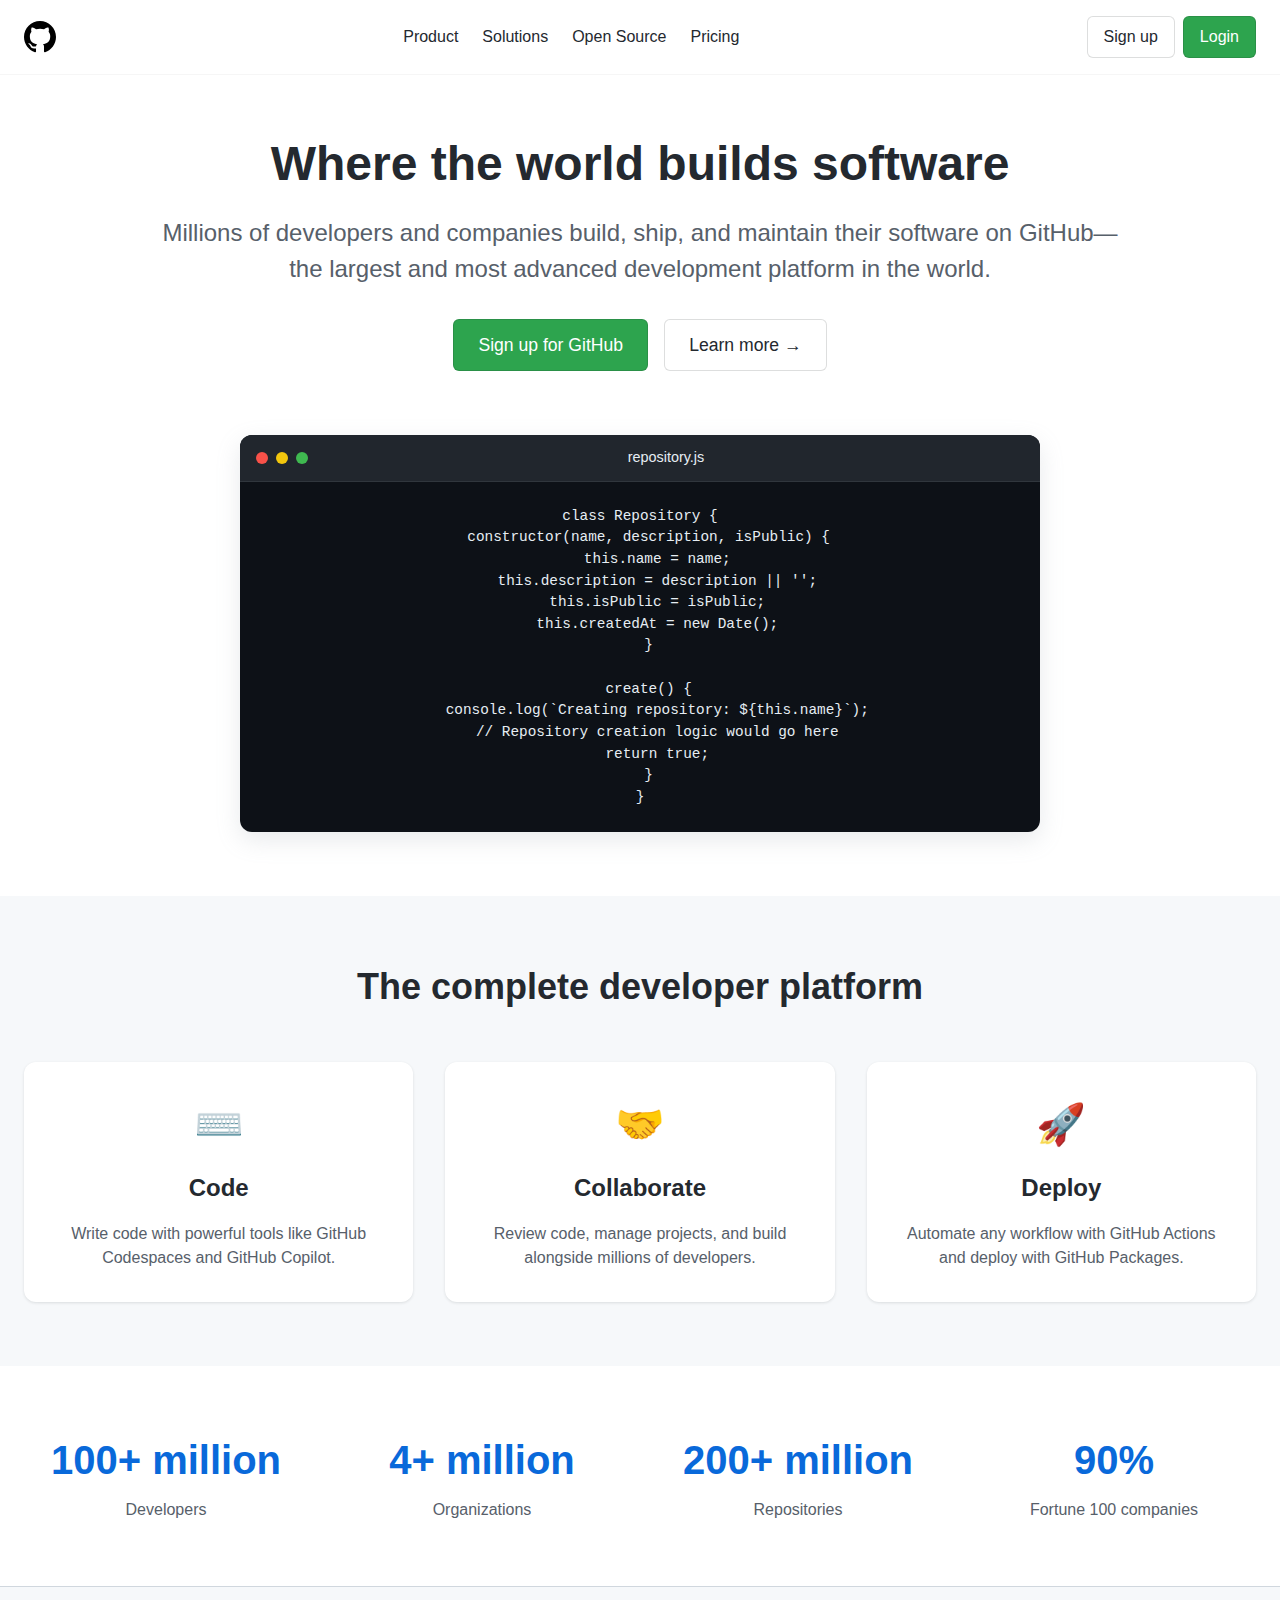
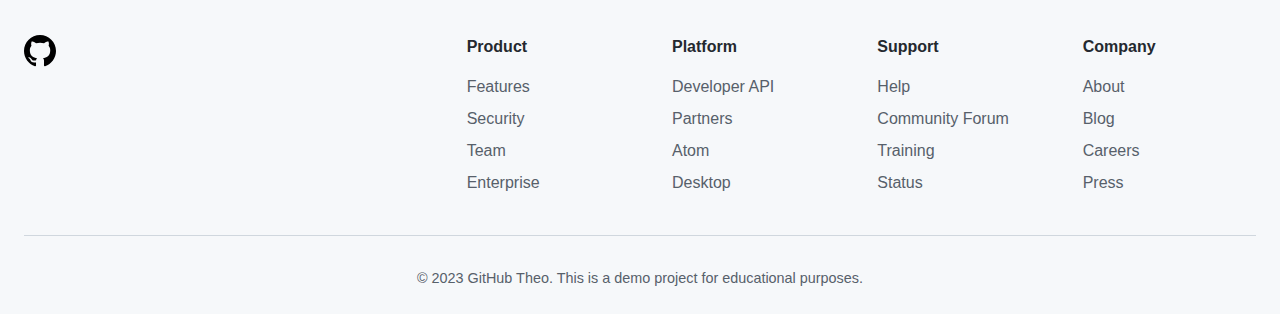
<file: index.html>
<!DOCTYPE html>
<html lang="en">
<head>
    <meta charset="UTF-8">
    <meta name="viewport" content="width=device-width, initial-scale=1.0">
    <title>GitHub Theo - Where developers shape the future</title>
    <link rel="stylesheet" href="styles.css">
</head>
<body>
    <header class="header">
        <div class="container">
            <div class="header-content">
                <div class="logo">
                    <svg height="32" aria-hidden="true" viewBox="0 0 16 16" version="1.1" width="32" data-view-component="true">
                        <path d="M8 0C3.58 0 0 3.58 0 8C0 11.54 2.29 14.53 5.47 15.59C5.87 15.66 6.02 15.42 6.02 15.21C6.02 15.02 6.01 14.39 6.01 13.72C4 14.09 3.48 13.23 3.32 12.78C3.23 12.55 2.84 11.84 2.5 11.65C2.22 11.5 1.82 11.13 2.49 11.12C3.12 11.11 3.57 11.7 3.72 11.94C4.44 13.15 5.59 12.81 6.05 12.6C6.12 12.08 6.33 11.73 6.56 11.53C4.78 11.33 2.92 10.64 2.92 7.58C2.92 6.71 3.23 5.99 3.74 5.43C3.66 5.23 3.38 4.41 3.82 3.31C3.82 3.31 4.49 3.1 6.02 4.13C6.66 3.95 7.34 3.86 8.02 3.86C8.7 3.86 9.38 3.95 10.02 4.13C11.55 3.09 12.22 3.31 12.22 3.31C12.66 4.41 12.38 5.23 12.3 5.43C12.81 5.99 13.12 6.7 13.12 7.58C13.12 10.65 11.25 11.33 9.47 11.53C9.76 11.78 10.01 12.26 10.01 13.01C10.01 14.08 10 14.94 10 15.21C10 15.42 10.15 15.67 10.55 15.59C13.71 14.53 16 11.53 16 8C16 3.58 12.42 0 8 0Z"></path>
                    </svg>
                </div>
                <nav class="nav">
                    <div class="nav-desktop">
                        <a href="#">Product</a>
                        <a href="#">Solutions</a>
                        <a href="#">Open Source</a>
                        <a href="#">Pricing</a>
                    </div>
                    <div class="nav-mobile">
                        <button class="menu-btn">☰</button>
                    </div>
                </nav>
                <div class="header-actions">
                    <a href="signup.html" class="btn btn-secondary">Sign up</a>
                    <a href="login.html" class="btn btn-primary">Login</a>
                </div>
            </div>
        </div>
    </header>

    <main>
        <section class="hero">
            <div class="container">
                <div class="hero-content">
                    <h1>Where the world builds software</h1>
                    <p>Millions of developers and companies build, ship, and maintain their software on GitHub—the largest and most advanced development platform in the world.</p>
                    <div class="hero-actions">
                        <a href="signup.html" class="btn btn-primary">Sign up for GitHub</a>
                        <a href="#" class="btn btn-secondary">Learn more →</a>
                    </div>
                </div>
                <div class="hero-visual">
                    <div class="code-window">
                        <div class="window-header">
                            <div class="window-buttons">
                                <span class="red"></span>
                                <span class="yellow"></span>
                                <span class="green"></span>
                            </div>
                            <div class="window-title">repository.js</div>
                        </div>
                        <div class="window-content">
                            <pre><code>class Repository {
  constructor(name, description, isPublic) {
    this.name = name;
    this.description = description || '';
    this.isPublic = isPublic;
    this.createdAt = new Date();
  }
  
  create() {
    console.log(`Creating repository: ${this.name}`);
    // Repository creation logic would go here
    return true;
  }
}</code></pre>
                        </div>
                    </div>
                </div>
            </div>
        </section>

        <section class="features">
            <div class="container">
                <h2>The complete developer platform</h2>
                <div class="features-grid">
                    <div class="feature-card">
                        <div class="feature-icon">⌨️</div>
                        <h3>Code</h3>
                        <p>Write code with powerful tools like GitHub Codespaces and GitHub Copilot.</p>
                    </div>
                    <div class="feature-card">
                        <div class="feature-icon">🤝</div>
                        <h3>Collaborate</h3>
                        <p>Review code, manage projects, and build alongside millions of developers.</p>
                    </div>
                    <div class="feature-card">
                        <div class="feature-icon">🚀</div>
                        <h3>Deploy</h3>
                        <p>Automate any workflow with GitHub Actions and deploy with GitHub Packages.</p>
                    </div>
                </div>
            </div>
        </section>

        <section class="stats">
            <div class="container">
                <div class="stats-grid">
                    <div class="stat">
                        <h4>100+ million</h4>
                        <p>Developers</p>
                    </div>
                    <div class="stat">
                        <h4>4+ million</h4>
                        <p>Organizations</p>
                    </div>
                    <div class="stat">
                        <h4>200+ million</h4>
                        <p>Repositories</p>
                    </div>
                    <div class="stat">
                        <h4>90%</h4>
                        <p>Fortune 100 companies</p>
                    </div>
                </div>
            </div>
        </section>
    </main>

    <footer class="footer">
        <div class="container">
            <div class="footer-content">
                <div class="footer-logo">
                    <svg height="32" aria-hidden="true" viewBox="0 0 16 16" version="1.1" width="32" data-view-component="true">
                        <path d="M8 0C3.58 0 0 3.58 0 8C0 11.54 2.29 14.53 5.47 15.59C5.87 15.66 6.02 15.42 6.02 15.21C6.02 15.02 6.01 14.39 6.01 13.72C4 14.09 3.48 13.23 3.32 12.78C3.23 12.55 2.84 11.84 2.5 11.65C2.22 11.5 1.82 11.13 2.49 11.12C3.12 11.11 3.57 11.7 3.72 11.94C4.44 13.15 5.59 12.81 6.05 12.6C6.12 12.08 6.33 11.73 6.56 11.53C4.78 11.33 2.92 10.64 2.92 7.58C2.92 6.71 3.23 5.99 3.74 5.43C3.66 5.23 3.38 4.41 3.82 3.31C3.82 3.31 4.49 3.1 6.02 4.13C6.66 3.95 7.34 3.86 8.02 3.86C8.7 3.86 9.38 3.95 10.02 4.13C11.55 3.09 12.22 3.31 12.22 3.31C12.66 4.41 12.38 5.23 12.3 5.43C12.81 5.99 13.12 6.7 13.12 7.58C13.12 10.65 11.25 11.33 9.47 11.53C9.76 11.78 10.01 12.26 10.01 13.01C10.01 14.08 10 14.94 10 15.21C10 15.42 10.15 15.67 10.55 15.59C13.71 14.53 16 11.53 16 8C16 3.58 12.42 0 8 0Z"></path>
                    </svg>
                </div>
                <div class="footer-links">
                    <div class="footer-column">
                        <h5>Product</h5>
                        <a href="#">Features</a>
                        <a href="#">Security</a>
                        <a href="#">Team</a>
                        <a href="#">Enterprise</a>
                    </div>
                    <div class="footer-column">
                        <h5>Platform</h5>
                        <a href="#">Developer API</a>
                        <a href="#">Partners</a>
                        <a href="#">Atom</a>
                        <a href="#">Desktop</a>
                    </div>
                    <div class="footer-column">
                        <h5>Support</h5>
                        <a href="#">Help</a>
                        <a href="#">Community Forum</a>
                        <a href="#">Training</a>
                        <a href="#">Status</a>
                    </div>
                    <div class="footer-column">
                        <h5>Company</h5>
                        <a href="#">About</a>
                        <a href="#">Blog</a>
                        <a href="#">Careers</a>
                        <a href="#">Press</a>
                    </div>
                </div>
            </div>
            <div class="footer-bottom">
                <p>&copy; 2023 GitHub Theo. This is a demo project for educational purposes.</p>
            </div>
        </div>
    </footer>

    <script src="script.js"></script>
</body>
</html>
</file>
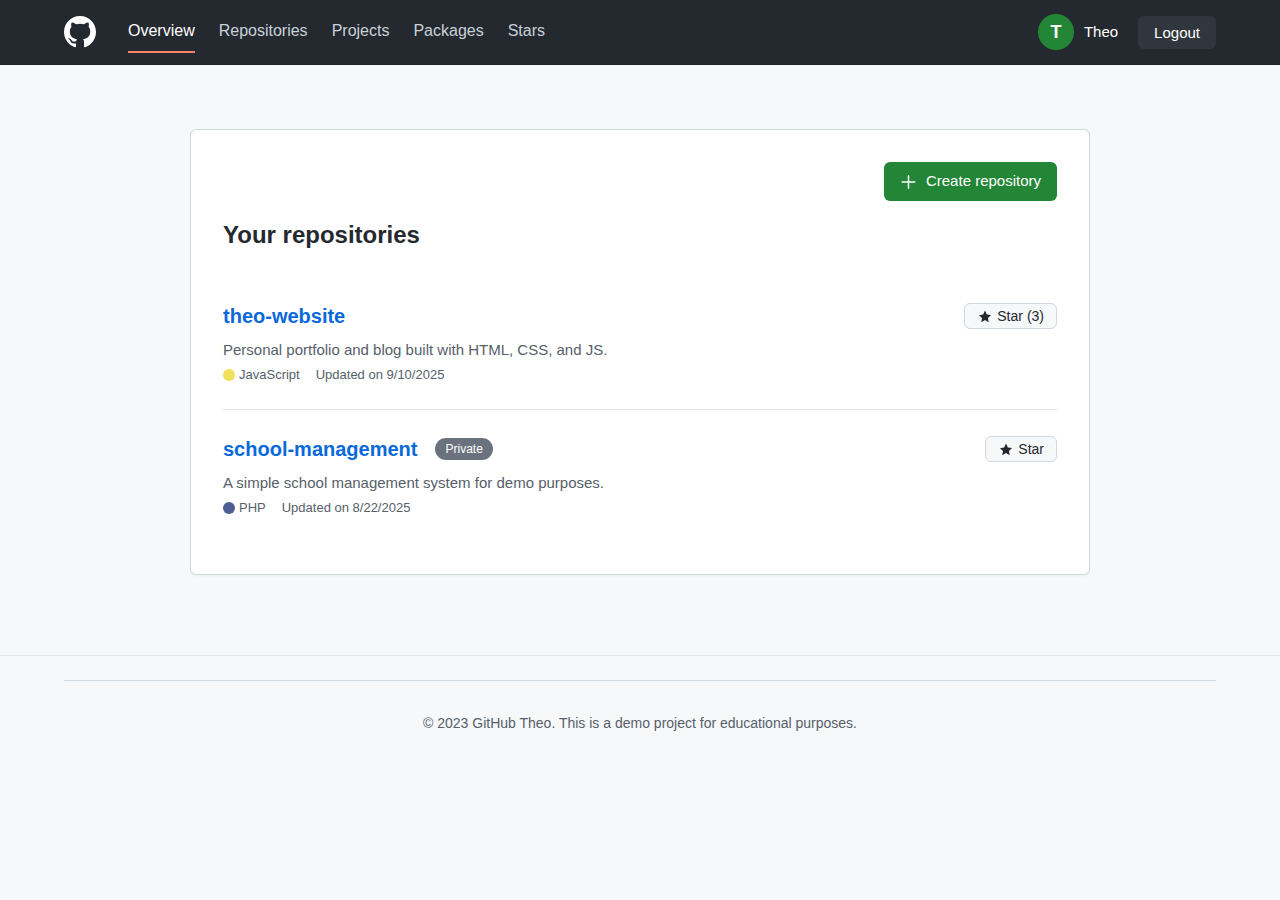
<file: dashboard.html>
<!DOCTYPE html>
<html lang="en">
<head>
    <meta charset="UTF-8">
    <meta name="viewport" content="width=device-width, initial-scale=1.0">
    <title>Dashboard - GitHub Theo</title>
    <link rel="stylesheet" href="styles.css">
    <style>
        body {
            margin: 0;
            font-family: 'Segoe UI', Arial, sans-serif;
            background: #f6f8fa;
        }
        .dashboard-header {
            background: #24292f;
            color: #fff;
            padding: 0;
            border-bottom: 1px solid #23272c;
        }
        .dashboard-header .container {
            max-width: 1200px;
            margin: 0 auto;
            padding: 0 24px;
        }
        .dashboard-header-content {
            display: flex;
            align-items: center;
            height: 64px;
        }
        .logo {
            margin-right: 32px;
        }
        .dashboard-nav {
            display: flex;
            gap: 24px;
            flex: 1;
        }
        .dashboard-nav a {
            color: #c9d1d9;
            text-decoration: none;
            font-size: 16px;
            padding: 8px 0;
            border-bottom: 2px solid transparent;
            transition: border-color 0.2s;
        }
        .dashboard-nav a:hover,
        .dashboard-nav a.active {
            color: #fff;
            border-bottom: 2px solid #f78166;
        }
        .dashboard-user {
            display: flex;
            align-items: center;
            gap: 10px;
        }
        .dashboard-user-avatar {
            width: 36px;
            height: 36px;
            border-radius: 50%;
            background: #238636;
            color: #fff;
            display: flex;
            align-items: center;
            justify-content: center;
            font-size: 18px;
            font-weight: bold;
        }
        #userName {
            font-weight: 500;
            font-size: 15px;
        }
        .btn {
            background: #238636;
            color: #fff;
            border: none;
            padding: 8px 16px;
            border-radius: 6px;
            font-size: 15px;
            cursor: pointer;
            font-weight: 500;
            transition: background 0.2s;
        }
        .btn-primary {
            background: #238636;
        }
        .btn-primary:hover {
            background: #2ea043;
        }
        .btn-secondary {
            background: #30363d;
        }
        .btn-secondary:hover {
            background: #484f58;
        }
        .dashboard-main .container {
            max-width: 900px;
            margin: 32px auto 0 auto;
            background: #fff;
            border: 1px solid #d0d7de;
            border-radius: 6px;
            padding: 32px;
            box-shadow: 0 1px 3px rgba(27,31,35,0.04);
        }
        .create-repo-btn {
            display: flex;
            justify-content: flex-end;
            margin-bottom: 16px;
        }
        .repo-list {
            list-style: none;
            padding: 0;
            margin: 0;
        }
        .repo-item {
            display: flex;
            flex-direction: column;
            border-bottom: 1px solid #e1e4e8;
            padding: 24px 0;
        }
        .repo-item:last-child {
            border-bottom: none;
        }
        .repo-header {
            display: flex;
            align-items: center;
            gap: 10px;
        }
        .repo-title {
            font-size: 20px;
            font-weight: 600;
            color: #0969da;
            text-decoration: none;
        }
        .repo-title:hover {
            text-decoration: underline;
        }
        .repo-private {
            background: #6a737d;
            color: #fff;
            font-size: 12px;
            border-radius: 2em;
            padding: 2px 10px;
            margin-left: 8px;
        }
        .repo-desc {
            color: #57606a;
            margin: 8px 0 4px 0;
            font-size: 15px;
        }
        .repo-meta {
            display: flex;
            align-items: center;
            gap: 16px;
            font-size: 13px;
            color: #57606a;
        }
        .repo-meta .repo-lang {
            display: flex;
            align-items: center;
            gap: 4px;
        }
        .repo-lang-color {
            width: 12px;
            height: 12px;
            border-radius: 50%;
            display: inline-block;
            background: #f1e05a;
        }
        .star-btn {
            background: #f6f8fa;
            border: 1px solid #d0d7de;
            color: #24292f;
            border-radius: 6px;
            padding: 4px 12px;
            font-size: 14px;
            cursor: pointer;
            margin-left: auto;
            transition: background 0.2s;
            display: flex;
            align-items: center;
            gap: 4px;
        }
        .star-btn:hover {
            background: #eaecef;
        }
        .footer {
            background: #f6f8fa;
            color: #57606a;
            padding: 24px 0 0 0;
            margin-top: 48px;
            border-top: 1px solid #e1e4e8;
        }
        .footer .container {
            max-width: 1200px;
            margin: 0 auto;
            padding: 0 24px;
        }
        .footer-bottom {
            text-align: center;
            font-size: 14px;
            padding-bottom: 16px;
        }
        @media (max-width: 1000px) {
            .dashboard-main .container {
                padding: 16px;
            }
        }
        @media (max-width: 700px) {
            .dashboard-header-content {
                flex-direction: column;
                height: auto;
                gap: 12px;
                align-items: flex-start;
                padding: 12px 0;
            }
            .dashboard-main .container {
                padding: 8px;
            }
            .repo-header {
                flex-direction: column;
                align-items: flex-start;
                gap: 4px;
            }
            .star-btn {
                margin-left: 0;
                margin-top: 8px;
            }
        }
    </style>
</head>
<body>
    <header class="dashboard-header">
        <div class="container">
            <div class="dashboard-header-content">
                <div class="logo">
                    <svg height="32" aria-hidden="true" viewBox="0 0 16 16" version="1.1" width="32" data-view-component="true" fill="white">
                        <path d="M8 0C3.58 0 0 3.58 0 8C0 11.54 2.29 14.53 5.47 15.59C5.87 15.66 6.02 15.42 6.02 15.21C6.02 15.02 6.01 14.39 6.01 13.72C4 14.09 3.48 13.23 3.32 12.78C3.23 12.55 2.84 11.84 2.5 11.65C2.22 11.5 1.82 11.13 2.49 11.12C3.12 11.11 3.57 11.7 3.72 11.94C4.44 13.15 5.59 12.81 6.05 12.6C6.12 12.08 6.33 11.73 6.56 11.53C4.78 11.33 2.92 10.64 2.92 7.58C2.92 6.71 3.23 5.99 3.74 5.43C3.66 5.23 3.38 4.41 3.82 3.31C3.82 3.31 4.49 3.1 6.02 4.13C6.66 3.95 7.34 3.86 8.02 3.86C8.7 3.86 9.38 3.95 10.02 4.13C11.55 3.09 12.22 3.31 12.22 3.31C12.66 4.41 12.38 5.23 12.3 5.43C12.81 5.99 13.12 6.7 13.12 7.58C13.12 10.65 11.25 11.33 9.47 11.53C9.76 11.78 10.01 12.26 10.01 13.01C10.01 14.08 10 14.94 10 15.21C10 15.42 10.15 15.67 10.55 15.59C13.71 14.53 16 11.53 16 8C16 3.58 12.42 0 8 0Z"></path>
                    </svg>
                </div>
                <nav class="dashboard-nav">
                    <a href="#" class="active">Overview</a>
                    <a href="#">Repositories</a>
                    <a href="#">Projects</a>
                    <a href="#">Packages</a>
                    <a href="#">Stars</a>
                </nav>
                <div class="dashboard-user">
                    <div class="dashboard-user-avatar" id="userAvatar"></div>
                    <span id="userName"></span>
                    <button id="logoutBtn" class="btn btn-secondary" style="margin-left: 10px;">Logout</button>
                </div>
            </div>
        </div>
    </header>

    <main class="dashboard-main">
        <div class="container">
            <div class="create-repo-btn">
                <a href="repository.html" class="btn btn-primary">
                    <svg aria-hidden="true" height="16" viewBox="0 0 16 16" width="16" style="vertical-align:middle;margin-right:6px;">
                        <path fill="currentColor" d="M7.75 1.75a.75.75 0 0 1 1.5 0v5.5h5.5a.75.75 0 0 1 0 1.5h-5.5v5.5a.75.75 0 0 1-1.5 0v-5.5h-5.5a.75.75 0 0 1 0-1.5h5.5v-5.5z"></path>
                    </svg>
                    Create repository
                </a>
            </div>
            <h2 style="margin-bottom:24px;">Your repositories</h2>
            <ul id="repoList" class="repo-list">
                <!-- Repositories will be loaded here -->
            </ul>
        </div>
    </main>

    <footer class="footer">
        <div class="container">
            <div class="footer-bottom">
                <p>&copy; 2023 GitHub Theo. This is a demo project for educational purposes.</p>
            </div>
        </div>
    </footer>

    <script>
    // Example user data
    const user = {
        name: 'Theo',
        avatarUrl: '', // If you have a URL, put it here
    };

    // Set user avatar and name in header
    document.addEventListener('DOMContentLoaded', function() {
        const avatar = document.getElementById('userAvatar');
        const name = document.getElementById('userName');
        if (user.avatarUrl) {
            avatar.innerHTML = `<img src="${user.avatarUrl}" alt="${user.name}" style="width:36px;height:36px;border-radius:50%;">`;
        } else {
            avatar.textContent = user.name.charAt(0).toUpperCase();
        }
        name.textContent = user.name;

        // Render repositories (example)
        renderRepos(exampleRepos);
    });

    // Logout logic - FIXED
    document.getElementById('logoutBtn').onclick = function() {
        // Remove user session data
        localStorage.removeItem('google_access_token');
        localStorage.removeItem('githubCloneUser');
        // Redirect to login page
        window.location.href = 'login.html';
    };

    // Example repositories (replace with your dynamic data)
    const exampleRepos = [
        {
            name: "theo-website",
            desc: "Personal portfolio and blog built with HTML, CSS, and JS.",
            private: false,
            language: "JavaScript",
            langColor: "#f1e05a",
            updated: "2025-09-10",
            stars: 3
        },
        {
            name: "school-management",
            desc: "A simple school management system for demo purposes.",
            private: true,
            language: "PHP",
            langColor: "#4F5D95",
            updated: "2025-08-22",
            stars: 0
        }
    ];

    // Render repositories
    function renderRepos(repos) {
        const repoList = document.getElementById('repoList');
        repoList.innerHTML = '';
        if (!repos.length) {
            repoList.innerHTML = '<li style="color:#57606a;">No repositories yet.</li>';
            return;
        }
        repos.forEach(repo => {
            const li = document.createElement('li');
            li.className = 'repo-item';
            li.innerHTML = `
                <div class="repo-header">
                    <a href="repository.html?name=${encodeURIComponent(repo.name)}" class="repo-title">${repo.name}</a>
                    ${repo.private ? '<span class="repo-private">Private</span>' : ''}
                    <button class="star-btn" onclick="alert('Star functionality coming soon!')">
                        <svg aria-label="star" height="16" viewBox="0 0 16 16" width="16" style="vertical-align:middle;">
                            <path fill="currentColor" d="M8 12.027l-3.717 2.21.711-4.16-3.02-2.944 4.175-.606L8 2.5l1.851 3.997 4.175.606-3.02 2.944.711 4.16z"></path>
                        </svg>
                        Star${repo.stars ? ` <span>(${repo.stars})</span>` : ''}
                    </button>
                </div>
                <div class="repo-desc">${repo.desc || ''}</div>
                <div class="repo-meta">
                    <span class="repo-lang">
                        <span class="repo-lang-color" style="background:${repo.langColor};"></span>
                        ${repo.language}
                    </span>
                    <span>Updated on ${new Date(repo.updated).toLocaleDateString()}</span>
                </div>
            `;
            repoList.appendChild(li);
        });
    }
    </script>
</body>
</html>
</file>
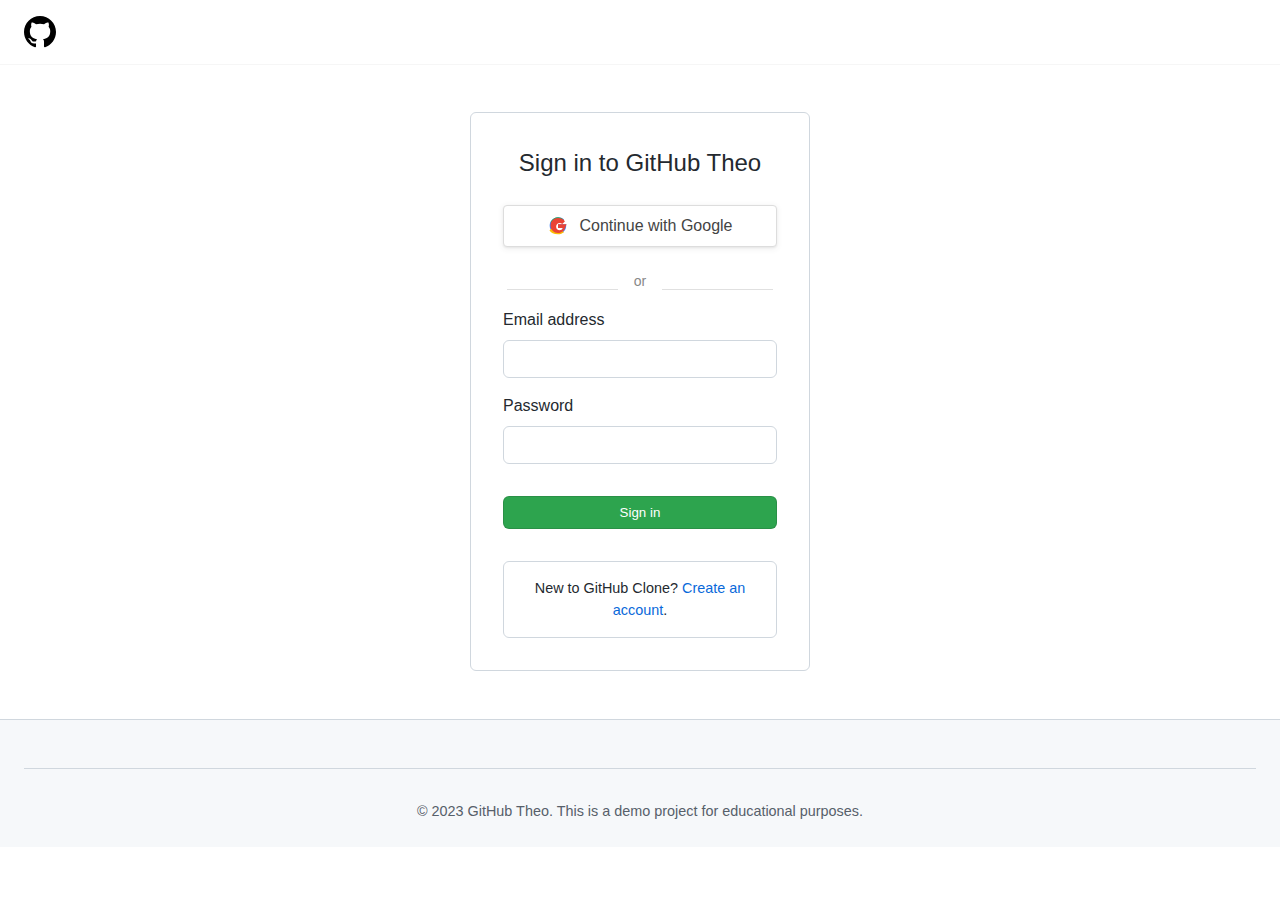
<file: login.html>
<!DOCTYPE html>
<html lang="en">
<head>
    <meta charset="UTF-8">
    <meta name="viewport" content="width=device-width, initial-scale=1.0">
    <title>Sign in to GitHub Theo</title>
    <link rel="stylesheet" href="styles.css">
    <style>
        /* Google Button */
        .btn-google {
            background: #fff;
            color: #444;
            border: 1px solid #ddd;
            padding: 10px 0;
            border-radius: 4px;
            font-size: 16px;
            cursor: pointer;
            margin-bottom: 20px;
            width: 100%;
            display: flex;
            align-items: center;
            justify-content: center;
            font-weight: 500;
            box-shadow: 0 1px 2px rgba(60,64,67,.08), 0 1.5px 6px rgba(60,64,67,.08);
            transition: background 0.2s, box-shadow 0.2s;
        }
        .btn-google:hover {
            background: #f7f7f7;
            box-shadow: 0 2px 8px rgba(60,64,67,.13);
        }

        /* Divider */
        .divider {
            display: flex;
            align-items: center;
            text-align: center;
            margin: 24px 0 16px 0;
        }
        .divider span {
            color: #888;
            font-size: 14px;
            padding: 0 12px;
            background: #fff;
            position: relative;
            z-index: 1;
        }
        .divider:before,
        .divider:after {
            content: "";
            flex: 1;
            border-bottom: 1px solid #e0e0e0;
            margin: 0 4px;
            position: relative;
            top: 0.5em;
        }
    </style>
</head>
<body>
    <header class="header">
        <div class="container">
            <div class="header-content">
                <div class="logo">
                    <svg height="32" aria-hidden="true" viewBox="0 0 16 16" version="1.1" width="32" data-view-component="true">
                        <path d="M8 0C3.58 0 0 3.58 0 8C0 11.54 2.29 14.53 5.47 15.59C5.87 15.66 6.02 15.42 6.02 15.21C6.02 15.02 6.01 14.39 6.01 13.72C4 14.09 3.48 13.23 3.32 12.78C3.23 12.55 2.84 11.84 2.5 11.65C2.22 11.5 1.82 11.13 2.49 11.12C3.12 11.11 3.57 11.7 3.72 11.94C4.44 13.15 5.59 12.81 6.05 12.6C6.12 12.08 6.33 11.73 6.56 11.53C4.78 11.33 2.92 10.64 2.92 7.58C2.92 6.71 3.23 5.99 3.74 5.43C3.66 5.23 3.38 4.41 3.82 3.31C3.82 3.31 4.49 3.1 6.02 4.13C6.66 3.95 7.34 3.86 8.02 3.86C8.7 3.86 9.38 3.95 10.02 4.13C11.55 3.09 12.22 3.31 12.22 3.31C12.66 4.41 12.38 5.23 12.3 5.43C12.81 5.99 13.12 6.7 13.12 7.58C13.12 10.65 11.25 11.33 9.47 11.53C9.76 11.78 10.01 12.26 10.01 13.01C10.01 14.08 10 14.94 10 15.21C10 15.42 10.15 15.67 10.55 15.59C13.71 14.53 16 11.53 16 8C16 3.58 12.42 0 8 0Z"></path>
                    </svg>
                </div>
            </div>
        </div>
    </header>

    <main>
        <div class="form-container">
            <h2>Sign in to GitHub Theo</h2>

            <!-- Google Sign-In Button Start -->
            <button class="btn btn-google" type="button" id="googleOAuthBtn">
                <svg width="20" height="20" viewBox="0 0 48 48" style="vertical-align:middle;margin-right:12px;">
                    <g>
                        <path fill="#4285F4" d="M44.5 20H24v8.5h11.7C34.6 33.1 29.8 36 24 36c-6.6 0-12-5.4-12-12s5.4-12 12-12c3.1 0 5.9 1.1 8.1 2.9l6.4-6.4C34.5 5.1 29.5 3 24 3 12.9 3 4 11.9 4 23s8.9 20 20 20c11 0 19.7-8 19.7-20 0-1.3-.1-2.7-.2-4z"/>
                        <path fill="#34A853" d="M6.3 14.7l7 5.1C14.7 17.1 19 14 24 14c3.1 0 5.9 1.1 8.1 2.9l6.4-6.4C34.5 5.1 29.5 3 24 3c-7.2 0-13.4 4.1-16.7 10.1z"/>
                        <path fill="#FBBC05" d="M24 44c5.5 0 10.5-1.8 14.4-4.9l-6.7-5.5C29.7 35.5 27 36 24 36c-5.8 0-10.6-2.9-13.5-7.2l-7 5.4C6.6 40.1 14.1 44 24 44z"/>
                        <path fill="#EA4335" d="M44.5 20H24v8.5h11.7c-1.2 3.2-4.1 5.5-7.7 5.5-4.7 0-8.5-3.8-8.5-8.5s3.8-8.5 8.5-8.5c2.4 0 4.5.9 6.1 2.3l6.4-6.4C38.5 8.1 31.7 5 24 5c-9.9 0-18 8.1-18 18s8.1 18 18 18c8.7 0 16-6.3 17.7-14.5z"/>
                    </g>
                </svg>
                Continue with Google
            </button>
            <!-- Google Sign-In Button End -->

            <div class="divider">
                <span>or</span>
            </div>

            <form id="loginForm">
                <div class="form-group">
                    <label for="email">Email address</label>
                    <input type="email" id="email" name="email" required>
                </div>
                <div class="form-group">
                    <label for="password">Password</label>
                    <input type="password" id="password" name="password" required>
                </div>
                <button type="submit" class="btn btn-primary form-submit">Sign in</button>
            </form>
            
            <div class="form-footer">
                <p>New to GitHub Clone? <a href="signup.html">Create an account</a>.</p>
            </div>
        </div>
    </main>

    <footer class="footer">
        <div class="container">
            <div class="footer-bottom">
                <p>&copy; 2023 GitHub Theo. This is a demo project for educational purposes.</p>
            </div>
        </div>
    </footer>

    <script src="auth.js"></script>
    <script src="script.js"></script>
    <script src="https://accounts.google.com/gsi/client" async defer></script>
    <script>
const CLIENT_ID = '754492982678-s24523lfdkks0t23i48v3g0pg7d6djh0.apps.googleusercontent.com';
const REDIRECT_URI = window.location.origin + window.location.pathname;

document.addEventListener('DOMContentLoaded', function() {
    // If redirected back from Google with an access token, save it and go to dashboard
    if (window.location.hash.includes('access_token')) {
        const params = new URLSearchParams(window.location.hash.substring(1));
        const accessToken = params.get('access_token');
        if (accessToken) {
            localStorage.setItem('google_access_token', accessToken);
        }
        window.location.href = 'dashboard.html';
        return;
    }

    const btn = document.getElementById('googleOAuthBtn');
    if (btn) {
        btn.onclick = function() {
            const params = new URLSearchParams({
                client_id: CLIENT_ID,
                redirect_uri: REDIRECT_URI,
                response_type: 'token',
                scope: 'openid email profile',
                include_granted_scopes: 'true',
                state: 'login'
            });
            window.location.href = `https://accounts.google.com/o/oauth2/v2/auth?${params.toString()}`;
        };
    }
});
    </script>
</body>
</html>
</file>
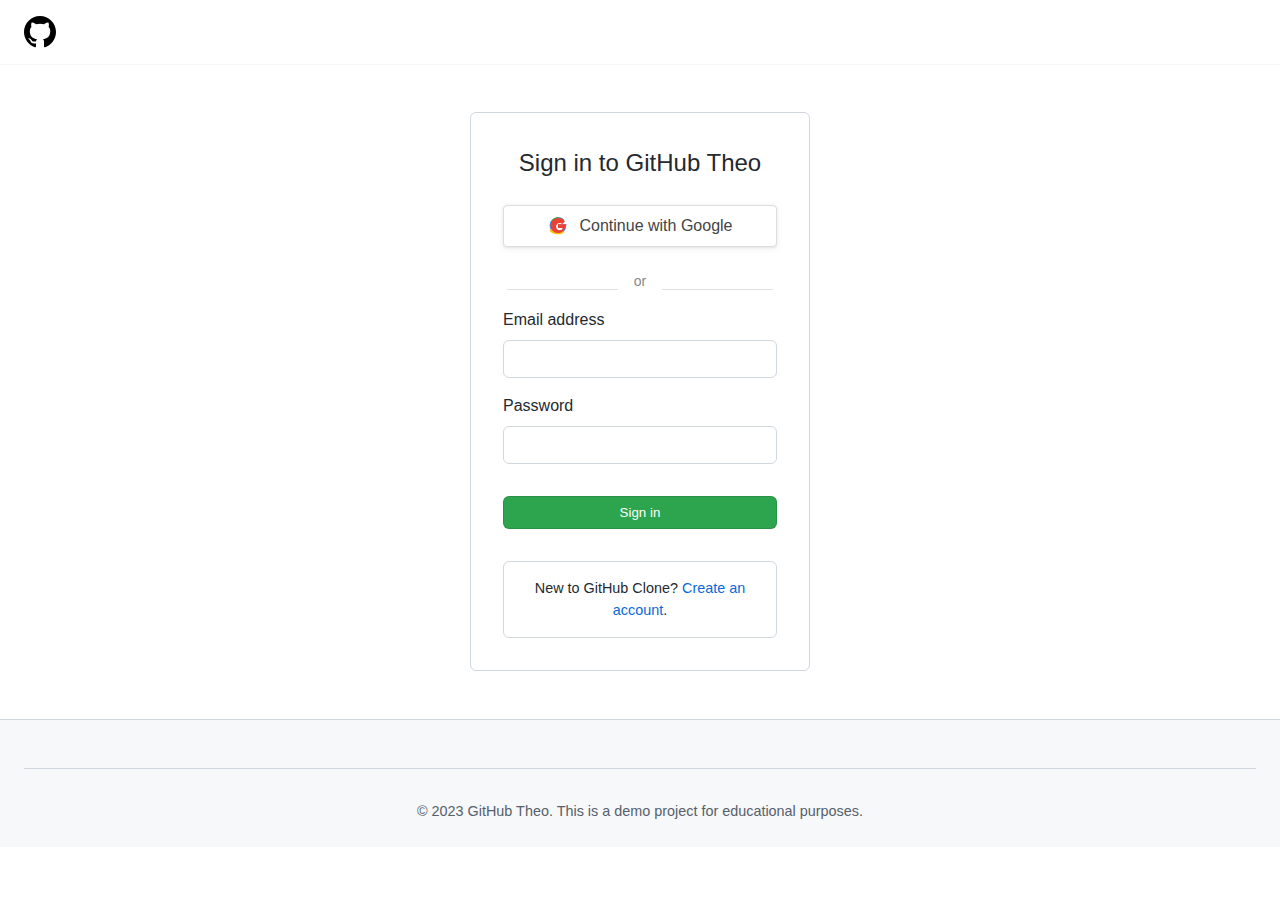
<file: repository.html>
<!DOCTYPE html>
<html lang="en">
<head>
    <meta charset="UTF-8">
    <meta name="viewport" content="width=device-width, initial-scale=1.0">
    <title>Create a new repository - GitHub Theo</title>
    <link rel="stylesheet" href="styles.css">
    <style>
        body {
            background: #f6f8fa;
        }
        .dashboard-header {
            background: #24292f;
            color: #fff;
            padding: 0.5rem 0;
            border-bottom: 1px solid #23272c;
        }
        .dashboard-header-content {
            display: flex;
            align-items: center;
            justify-content: space-between;
        }
        .dashboard-nav a {
            color: #c9d1d9;
            margin: 0 12px;
            text-decoration: none;
            font-weight: 500;
            font-size: 15px;
            transition: color 0.2s;
        }
        .dashboard-nav a:hover {
            color: #fff;
        }
        .dashboard-user {
            display: flex;
            align-items: center;
        }
        .dashboard-user-avatar {
            width: 32px;
            height: 32px;
            background: #bbb;
            border-radius: 50%;
            margin-right: 8px;
        }
        .dashboard-main {
            padding: 40px 0 0 0;
        }
        .repo-form {
            background: #fff;
            border: 1px solid #d0d7de;
            border-radius: 6px;
            padding: 32px 32px 24px 32px;
            max-width: 540px;
            margin: 32px auto 0 auto;
            box-shadow: 0 1px 3px rgba(27,31,35,0.04);
        }
        .repo-form h2 {
            margin-top: 0;
        }
        .form-group {
            margin-bottom: 22px;
        }
        .form-group label {
            font-weight: 600;
            display: block;
            margin-bottom: 6px;
            color: #24292f;
        }
        .form-group input[type="text"] {
            width: 100%;
            padding: 8px 10px;
            border: 1px solid #d0d7de;
            border-radius: 6px;
            font-size: 15px;
            background: #f6f8fa;
            transition: border 0.2s;
        }
        .form-group input[type="text"]:focus {
            border: 1.5px solid #0969da;
            outline: none;
            background: #fff;
        }
        .radio-group {
            display: flex;
            gap: 24px;
        }
        .radio-option {
            display: flex;
            align-items: center;
        }
        .radio-option input[type="radio"] {
            margin-right: 6px;
        }
        .btn-primary {
            background: #2da44e;
            color: #fff;
            border: none;
            padding: 10px 22px;
            border-radius: 6px;
            font-size: 16px;
            font-weight: 600;
            cursor: pointer;
            transition: background 0.2s;
            margin-top: 10px;
        }
        .btn-primary:hover {
            background: #218838;
        }
        .repo-form p {
            color: #57606a;
            margin: 0.5rem 0 0 0;
            font-size: 0.95rem;
        }
        .footer {
            margin-top: 48px;
        }
        @media (max-width: 600px) {
            .repo-form {
                padding: 18px 8px;
            }
        }
    </style>
</head>
<body>
    <header class="dashboard-header">
        <div class="container">
            <div class="dashboard-header-content">
                <div class="logo">
                    <svg height="32" aria-hidden="true" viewBox="0 0 16 16" version="1.1" width="32" data-view-component="true" fill="white">
                        <path d="M8 0C3.58 0 0 3.58 0 8C0 11.54 2.29 14.53 5.47 15.59C5.87 15.66 6.02 15.42 6.02 15.21C6.02 15.02 6.01 14.39 6.01 13.72C4 14.09 3.48 13.23 3.32 12.78C3.23 12.55 2.84 11.84 2.5 11.65C2.22 11.5 1.82 11.13 2.49 11.12C3.12 11.11 3.57 11.7 3.72 11.94C4.44 13.15 5.59 12.81 6.05 12.6C6.12 12.08 6.33 11.73 6.56 11.53C4.78 11.33 2.92 10.64 2.92 7.58C2.92 6.71 3.23 5.99 3.74 5.43C3.66 5.23 3.38 4.41 3.82 3.31C3.82 3.31 4.49 3.1 6.02 4.13C6.66 3.95 7.34 3.86 8.02 3.86C8.7 3.86 9.38 3.95 10.02 4.13C11.55 3.09 12.22 3.31 12.22 3.31C12.66 4.41 12.38 5.23 12.3 5.43C12.81 5.99 13.12 6.7 13.12 7.58C13.12 10.65 11.25 11.33 9.47 11.53C9.76 11.78 10.01 12.26 10.01 13.01C10.01 14.08 10 14.94 10 15.21C10 15.42 10.15 15.67 10.55 15.59C13.71 14.53 16 11.53 16 8C16 3.58 12.42 0 8 0Z"></path>
                    </svg>
                </div>
                <nav class="dashboard-nav">
                    <a href="dashboard.html">Overview</a>
                    <a href="dashboard.html">Repositories</a>
                    <a href="dashboard.html">Projects</a>
                    <a href="dashboard.html">Packages</a>
                    <a href="dashboard.html">Stars</a>
                </nav>
                <div class="dashboard-user">
                    <div class="dashboard-user-avatar"></div>
                    <span id="userName"></span>
                    <button id="logoutBtn" class="btn btn-secondary" style="margin-left: 10px;">Logout</button>
                </div>
            </div>
        </div>
    </header>

    <main class="dashboard-main">
        <div class="container">
            <form id="repoForm" class="repo-form">
                <h2 style="margin-bottom: 4px;">Create a new repository</h2>
                <p style="margin-bottom: 24px;">A repository contains all project files, including the revision history. <br>Already have a project repository elsewhere? <a href="#" style="color:#0969da;text-decoration:none;">Import a repository</a></p>
                
                <div class="form-group">
                    <label for="repoOwner">Owner</label>
                    <input type="text" id="repoOwner" value="" disabled>
                </div>
                
                <div class="form-group">
                    <label for="repoName">Repository name <span style="color:#cf222e">*</span></label>
                    <input type="text" id="repoName" name="repoName" required autocomplete="off" placeholder="e.g. hello-world">
                    <p style="font-size: 0.9rem; margin-top: 0.5rem;">Great repository names are short and memorable.</p>
                </div>
                
                <div class="form-group">
                    <label for="repoDescription">Description <span style="color:#57606a;font-weight:400;">(optional)</span></label>
                    <input type="text" id="repoDescription" name="repoDescription" placeholder="What's this repository about?">
                </div>
                
                <div class="form-group">
                    <label>Repository visibility</label>
                    <div class="radio-group">
                        <div class="radio-option">
                            <input type="radio" id="repoPublic" name="repoVisibility" value="public" checked>
                            <label for="repoPublic">Public <span style="color:#57606a;font-weight:400;">Anyone on the internet can see this repository.</span></label>
                        </div>
                        <div class="radio-option">
                            <input type="radio" id="repoPrivate" name="repoVisibility" value="private">
                            <label for="repoPrivate">Private <span style="color:#57606a;font-weight:400;">You choose who can see and commit to this repository.</span></label>
                        </div>
                    </div>
                </div>

                <div class="form-group" style="margin-bottom: 18px;">
                    <label style="font-weight:600;">Initialize this repository with:</label>
                    <div style="margin-top:8px;">
                        <input type="checkbox" id="readme" name="readme">
                        <label for="readme" style="font-weight:400;">Add a README file</label>
                    </div>
                    <div style="margin-top:6px;">
                        <input type="checkbox" id="gitignore" name="gitignore">
                        <label for="gitignore" style="font-weight:400;">Add .gitignore</label>
                    </div>
                    <div style="margin-top:6px;">
                        <input type="checkbox" id="license" name="license">
                        <label for="license" style="font-weight:400;">Choose a license</label>
                    </div>
                </div>
                
                <button type="submit" class="btn btn-primary">Create repository</button>
            </form>
        </div>
    </main>

    <footer class="footer">
        <div class="container">
            <div class="footer-bottom">
                <p>&copy; 2023 GitHub Theo. This is a demo project for educational purposes.</p>
            </div>
        </div>
    </footer>

    <script src="auth.js"></script>
    <script src="script.js"></script>
    <script>
        // Example: Set owner name from user (replace with real logic)
        document.addEventListener('DOMContentLoaded', function() {
            const userName = localStorage.getItem('userName') || 'your-username';
            document.getElementById('repoOwner').value = userName;
            document.getElementById('userName').textContent = userName;
        });
    </script>
</body>
</html>
</file>
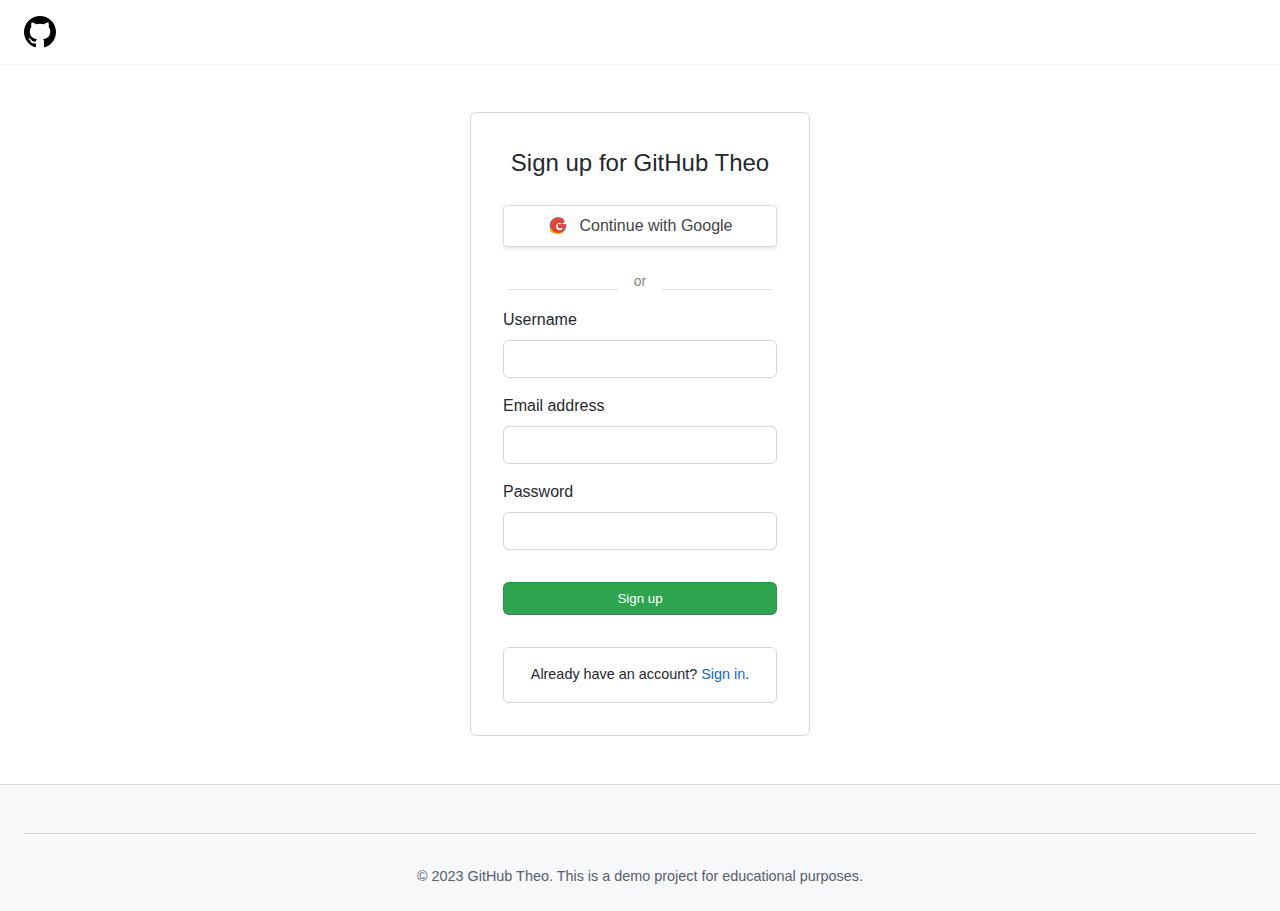
<file: signup.html>
<!DOCTYPE html>
<html lang="en">
<head>
    <meta charset="UTF-8">
    <meta name="viewport" content="width=device-width, initial-scale=1.0">
    <title>Sign up for GitHub Theo</title>
    <link rel="stylesheet" href="styles.css">
    <style>
        /* Google Button */
        .btn-google {
            background: #fff;
            color: #444;
            border: 1px solid #ddd;
            padding: 10px 0;
            border-radius: 4px;
            font-size: 16px;
            cursor: pointer;
            margin-bottom: 20px;
            width: 100%;
            display: flex;
            align-items: center;
            justify-content: center;
            font-weight: 500;
            box-shadow: 0 1px 2px rgba(60,64,67,.08), 0 1.5px 6px rgba(60,64,67,.08);
            transition: background 0.2s, box-shadow 0.2s;
        }
        .btn-google:hover {
            background: #f7f7f7;
            box-shadow: 0 2px 8px rgba(60,64,67,.13);
        }

        /* Divider */
        .divider {
            display: flex;
            align-items: center;
            text-align: center;
            margin: 24px 0 16px 0;
        }
        .divider span {
            color: #888;
            font-size: 14px;
            padding: 0 12px;
            background: #fff;
            position: relative;
            z-index: 1;
        }
        .divider:before,
        .divider:after {
            content: "";
            flex: 1;
            border-bottom: 1px solid #e0e0e0;
            margin: 0 4px;
            position: relative;
            top: 0.5em;
        }
    </style>
</head>
<body>
    <header class="header">
        <div class="container">
            <div class="header-content">
                <div class="logo">
                    <svg height="32" aria-hidden="true" viewBox="0 0 16 16" version="1.1" width="32" data-view-component="true">
                        <path d="M8 0C3.58 0 0 3.58 0 8C0 11.54 2.29 14.53 5.47 15.59C5.87 15.66 6.02 15.42 6.02 15.21C6.02 15.02 6.01 14.39 6.01 13.72C4 14.09 3.48 13.23 3.32 12.78C3.23 12.55 2.84 11.84 2.5 11.65C2.22 11.5 1.82 11.13 2.49 11.12C3.12 11.11 3.57 11.7 3.72 11.94C4.44 13.15 5.59 12.81 6.05 12.6C6.12 12.08 6.33 11.73 6.56 11.53C4.78 11.33 2.92 10.64 2.92 7.58C2.92 6.71 3.23 5.99 3.74 5.43C3.66 5.23 3.38 4.41 3.82 3.31C3.82 3.31 4.49 3.1 6.02 4.13C6.66 3.95 7.34 3.86 8.02 3.86C8.7 3.86 9.38 3.95 10.02 4.13C11.55 3.09 12.22 3.31 12.22 3.31C12.66 4.41 12.38 5.23 12.3 5.43C12.81 5.99 13.12 6.7 13.12 7.58C13.12 10.65 11.25 11.33 9.47 11.53C9.76 11.78 10.01 12.26 10.01 13.01C10.01 14.08 10 14.94 10 15.21C10 15.42 10.15 15.67 10.55 15.59C13.71 14.53 16 11.53 16 8C16 3.58 12.42 0 8 0Z"></path>
                    </svg>
                </div>
            </div>
        </div>
    </header>

    <main>
        <div class="form-container">
            <h2>Sign up for GitHub Theo</h2>

            <!-- Google Sign-In Button Start -->
            <button class="btn btn-google" type="button" id="googleOAuthBtn">
                <svg width="20" height="20" viewBox="0 0 48 48" style="vertical-align:middle;margin-right:12px;">
                    <g>
                        <path fill="#4285F4" d="M44.5 20H24v8.5h11.7C34.6 33.1 29.8 36 24 36c-6.6 0-12-5.4-12-12s5.4-12 12-12c3.1 0 5.9 1.1 8.1 2.9l6.4-6.4C34.5 5.1 29.5 3 24 3 12.9 3 4 11.9 4 23s8.9 20 20 20c11 0 19.7-8 19.7-20 0-1.3-.1-2.7-.2-4z"/>
                        <path fill="#34A853" d="M6.3 14.7l7 5.1C14.7 17.1 19 14 24 14c3.1 0 5.9 1.1 8.1 2.9l6.4-6.4C34.5 5.1 29.5 3 24 3c-7.2 0-13.4 4.1-16.7 10.1z"/>
                        <path fill="#FBBC05" d="M24 44c5.5 0 10.5-1.8 14.4-4.9l-6.7-5.5C29.7 35.5 27 36 24 36c-5.8 0-10.6-2.9-13.5-7.2l-7 5.4C6.6 40.1 14.1 44 24 44z"/>
                        <path fill="#EA4335" d="M44.5 20H24v8.5h11.7c-1.2 3.2-4.1 5.5-7.7 5.5-4.7 0-8.5-3.8-8.5-8.5s3.8-8.5 8.5-8.5c2.4 0 4.5.9 6.1 2.3l6.4-6.4C38.5 8.1 31.7 5 24 5c-9.9 0-18 8.1-18 18s8.1 18 18 18c8.7 0 16-6.3 17.7-14.5z"/>
                    </g>
                </svg>
                Continue with Google
            </button>
            <!-- Google Sign-In Button End -->

            <div class="divider">
                <span>or</span>
            </div>

            <form id="signupForm">
                <div class="form-group">
                    <label for="username">Username</label>
                    <input type="text" id="username" name="username" required>
                </div>
                <div class="form-group">
                    <label for="email">Email address</label>
                    <input type="email" id="email" name="email" required>
                </div>
                <div class="form-group">
                    <label for="password">Password</label>
                    <input type="password" id="password" name="password" required>
                </div>
                <button type="submit" class="btn btn-primary form-submit">Sign up</button>
            </form>
            
            <div class="form-footer">
                <p>Already have an account? <a href="login.html">Sign in</a>.</p>
            </div>
        </div>
    </main>

    <footer class="footer">
        <div class="container">
            <div class="footer-bottom">
                <p>&copy; 2023 GitHub Theo. This is a demo project for educational purposes.</p>
            </div>
        </div>
    </footer>

    <script src="auth.js"></script>
    <script src="script.js"></script>
    <script src="https://accounts.google.com/gsi/client" async defer></script>
    <script>
const CLIENT_ID = '754492982678-s24523lfdkks0t23i48v3g0pg7d6djh0.apps.googleusercontent.com';
const REDIRECT_URI = window.location.origin + window.location.pathname;

document.addEventListener('DOMContentLoaded', function() {
    // If redirected back from Google with an access token, save it and go to dashboard
    if (window.location.hash.includes('access_token')) {
        const params = new URLSearchParams(window.location.hash.substring(1));
        const accessToken = params.get('access_token');
        if (accessToken) {
            localStorage.setItem('google_access_token', accessToken);
        }
        window.location.href = 'dashboard.html';
        return;
    }

    const btn = document.getElementById('googleOAuthBtn');
    if (btn) {
        btn.onclick = function() {
            const params = new URLSearchParams({
                client_id: CLIENT_ID,
                redirect_uri: REDIRECT_URI,
                response_type: 'token',
                scope: 'openid email profile',
                include_granted_scopes: 'true',
                state: 'signup'
            });
            window.location.href = `https://accounts.google.com/o/oauth2/v2/auth?${params.toString()}`;
        };
    }
});
    </script>
</body>
</html>
</file>
<file: styles.css>
/* Reset and base styles */
* {
    margin: 0;
    padding: 0;
    box-sizing: border-box;
}

body {
    font-family: -apple-system, BlinkMacSystemFont, 'Segoe UI', Roboto, Oxygen, Ubuntu, Cantarell, 'Open Sans', 'Helvetica Neue', sans-serif;
    line-height: 1.5;
    color: #24292f;
    background-color: #ffffff;
}

.container {
    max-width: 1280px;
    margin: 0 auto;
    padding: 0 1.5rem;
}

/* Header styles */
.header {
    padding: 1rem 0;
    background-color: #ffffff;
    box-shadow: 0 1px 0 rgba(27, 31, 35, 0.04);
}

.header-content {
    display: flex;
    align-items: center;
    justify-content: space-between;
}

.logo {
    display: flex;
    align-items: center;
}

.nav {
    display: flex;
}

.nav-desktop {
    display: flex;
    gap: 1.5rem;
}

.nav-desktop a {
    text-decoration: none;
    color: #24292f;
    font-weight: 500;
}

.nav-desktop a:hover {
    color: #0969da;
}

.nav-mobile {
    display: none;
}

.header-actions {
    display: flex;
    gap: 0.5rem;
}

/* Button styles */
.btn {
    display: inline-block;
    padding: 0.5rem 1rem;
    border-radius: 6px;
    text-decoration: none;
    font-weight: 500;
    text-align: center;
    cursor: pointer;
    transition: all 0.2s;
}

.btn-primary {
    background-color: #2da44e;
    color: white;
    border: 1px solid rgba(27, 31, 35, 0.15);
}

.btn-primary:hover {
    background-color: #2c974b;
}

.btn-secondary {
    background-color: #ffffff;
    color: #24292f;
    border: 1px solid rgba(27, 31, 35, 0.15);
}

.btn-secondary:hover {
    background-color: #f6f8fa;
}

/* Hero section */
.hero {
    padding: 4rem 0;
    text-align: center;
}

.hero-content h1 {
    font-size: 3rem;
    font-weight: 800;
    margin-bottom: 1.5rem;
    line-height: 1.1;
}

.hero-content p {
    font-size: 1.5rem;
    margin-bottom: 2rem;
    color: #57606a;
    max-width: 80%;
    margin-left: auto;
    margin-right: auto;
}

.hero-actions {
    display: flex;
    gap: 1rem;
    justify-content: center;
    margin-bottom: 4rem;
}

.hero-actions .btn {
    padding: 0.75rem 1.5rem;
    font-size: 1.1rem;
}

.hero-visual {
    display: flex;
    justify-content: center;
}

.code-window {
    width: 100%;
    max-width: 800px;
    border-radius: 12px;
    overflow: hidden;
    box-shadow: 0 8px 24px rgba(140, 149, 159, 0.2);
    background-color: #0d1117;
}

.window-header {
    display: flex;
    align-items: center;
    padding: 0.75rem 1rem;
    background-color: #21262d;
    border-bottom: 1px solid #30363d;
}

.window-buttons {
    display: flex;
    gap: 0.5rem;
}

.window-buttons span {
    width: 12px;
    height: 12px;
    border-radius: 50%;
}

.window-buttons .red {
    background-color: #f85149;
}

.window-buttons .yellow {
    background-color: #f2c60d;
}

.window-buttons .green {
    background-color: #3fb950;
}

.window-title {
    flex: 1;
    text-align: center;
    color: #e6edf3;
    font-size: 0.9rem;
}

.window-content {
    padding: 1.5rem;
}

.window-content pre {
    margin: 0;
    overflow-x: auto;
}

.window-content code {
    font-family: 'Monaco', 'Menlo', 'Ubuntu Mono', monospace;
    font-size: 0.9rem;
    color: #e6edf3;
    line-height: 1.5;
}

/* Features section */
.features {
    padding: 4rem 0;
    background-color: #f6f8fa;
}

.features h2 {
    text-align: center;
    font-size: 2.25rem;
    margin-bottom: 3rem;
}

.features-grid {
    display: grid;
    grid-template-columns: repeat(3, 1fr);
    gap: 2rem;
}

.feature-card {
    background-color: #ffffff;
    border-radius: 12px;
    padding: 2rem;
    text-align: center;
    box-shadow: 0 1px 3px rgba(27, 31, 35, 0.12);
}

.feature-icon {
    font-size: 2.5rem;
    margin-bottom: 1rem;
}

.feature-card h3 {
    font-size: 1.5rem;
    margin-bottom: 1rem;
}

.feature-card p {
    color: #57606a;
}

/* Stats section */
.stats {
    padding: 4rem 0;
}

.stats-grid {
    display: grid;
    grid-template-columns: repeat(4, 1fr);
    gap: 2rem;
    text-align: center;
}

.stat h4 {
    font-size: 2.5rem;
    color: #0969da;
    margin-bottom: 0.5rem;
}

.stat p {
    color: #57606a;
    font-weight: 500;
}

/* Footer */
.footer {
    padding: 3rem 0 1.5rem;
    background-color: #f6f8fa;
    border-top: 1px solid #d0d7de;
}

.footer-content {
    display: grid;
    grid-template-columns: 1fr 2fr;
    gap: 3rem;
    margin-bottom: 2rem;
}

.footer-logo {
    display: flex;
    align-items: flex-start;
}

.footer-links {
    display: grid;
    grid-template-columns: repeat(4, 1fr);
    gap: 2rem;
}

.footer-column h5 {
    margin-bottom: 1rem;
    font-size: 1rem;
}

.footer-column a {
    display: block;
    color: #57606a;
    text-decoration: none;
    margin-bottom: 0.5rem;
}

.footer-column a:hover {
    color: #0969da;
}

.footer-bottom {
    padding-top: 2rem;
    border-top: 1px solid #d0d7de;
    text-align: center;
    color: #57606a;
    font-size: 0.9rem;
}

/* Form styles */
.form-container {
    max-width: 340px;
    margin: 3rem auto;
    padding: 2rem;
    border: 1px solid #d0d7de;
    border-radius: 6px;
    background-color: #ffffff;
}

.form-container h2 {
    text-align: center;
    margin-bottom: 1.5rem;
    font-weight: 300;
}

.form-group {
    margin-bottom: 1rem;
}

.form-group label {
    display: block;
    margin-bottom: 0.5rem;
    font-weight: 400;
}

.form-group input {
    width: 100%;
    padding: 0.5rem 0.75rem;
    border: 1px solid #d0d7de;
    border-radius: 6px;
    font-size: 1rem;
    line-height: 1.25;
}

.form-group input:focus {
    outline: none;
    border-color: #0969da;
    box-shadow: 0 0 0 3px rgba(9, 105, 218, 0.3);
}

.form-submit {
    width: 100%;
    margin-top: 1rem;
}

.form-footer {
    margin-top: 2rem;
    padding: 1rem;
    border: 1px solid #d0d7de;
    border-radius: 6px;
    text-align: center;
    font-size: 0.9rem;
}

.form-footer a {
    color: #0969da;
    text-decoration: none;
}

/* Dashboard styles */
.dashboard-header {
    padding: 1rem 0;
    background-color: #24292f;
    color: #ffffff;
}

.dashboard-header-content {
    display: flex;
    align-items: center;
    justify-content: space-between;
}

.dashboard-nav {
    display: flex;
    gap: 1.5rem;
}

.dashboard-nav a {
    color: #ffffff;
    text-decoration: none;
}

.dashboard-nav a:hover {
    color: #f0f0f0;
}

.dashboard-user {
    display: flex;
    align-items: center;
    gap: 0.5rem;
}

.dashboard-user-avatar {
    width: 32px;
    height: 32px;
    border-radius: 50%;
    background-color: #57606a;
}

.dashboard-main {
    padding: 2rem 0;
}

.repo-list {
    list-style: none;
}

.repo-item {
    padding: 1.5rem 0;
    border-bottom: 1px solid #d0d7de;
}

.repo-item h3 {
    color: #0969da;
    margin-bottom: 0.5rem;
}

.repo-item p {
    color: #57606a;
    margin-bottom: 0.5rem;
}

.repo-meta {
    display: flex;
    gap: 1rem;
    font-size: 0.9rem;
    color: #57606a;
}

.create-repo-btn {
    margin-bottom: 2rem;
}

/* Repository creation form */
.repo-form {
    max-width: 768px;
    margin: 0 auto;
}

.repo-form .form-group {
    margin-bottom: 1.5rem;
}

.radio-group {
    display: flex;
    gap: 1rem;
}

.radio-option {
    display: flex;
    align-items: center;
    gap: 0.5rem;
}

/* Responsive styles */
@media (max-width: 768px) {
    .nav-desktop {
        display: none;
    }
    
    .nav-mobile {
        display: block;
    }
    
    .hero-content h1 {
        font-size: 2rem;
    }
    
    .hero-content p {
        font-size: 1.25rem;
    }
    
    .hero-actions {
        flex-direction: column;
        align-items: center;
    }
    
    .features-grid {
        grid-template-columns: 1fr;
    }
    
    .stats-grid {
        grid-template-columns: repeat(2, 1fr);
    }
    
    .footer-content {
        grid-template-columns: 1fr;
    }
    
    .footer-links {
        grid-template-columns: repeat(2, 1fr);
    }
}

@media (max-width: 480px) {
    .stats-grid {
        grid-template-columns: 1fr;
    }
    
    .footer-links {
        grid-template-columns: 1fr;
    }
}
</file>
